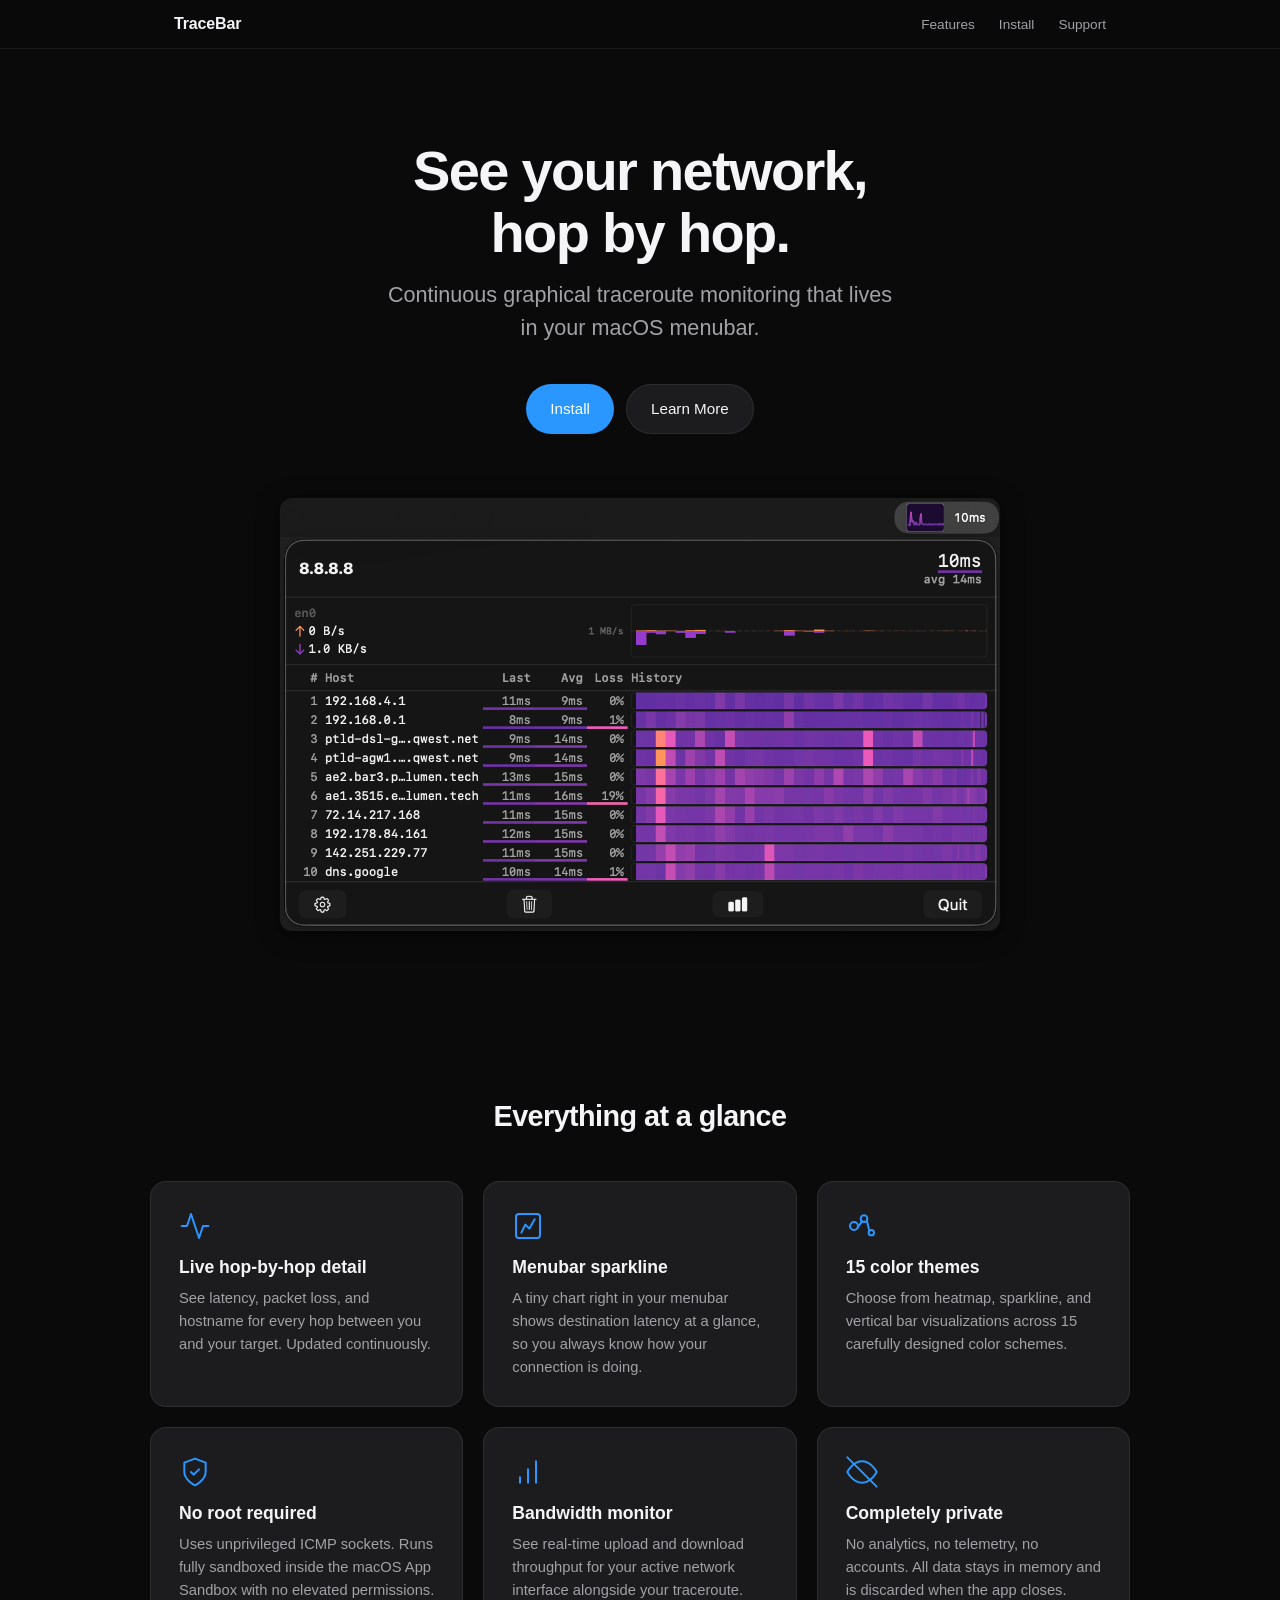
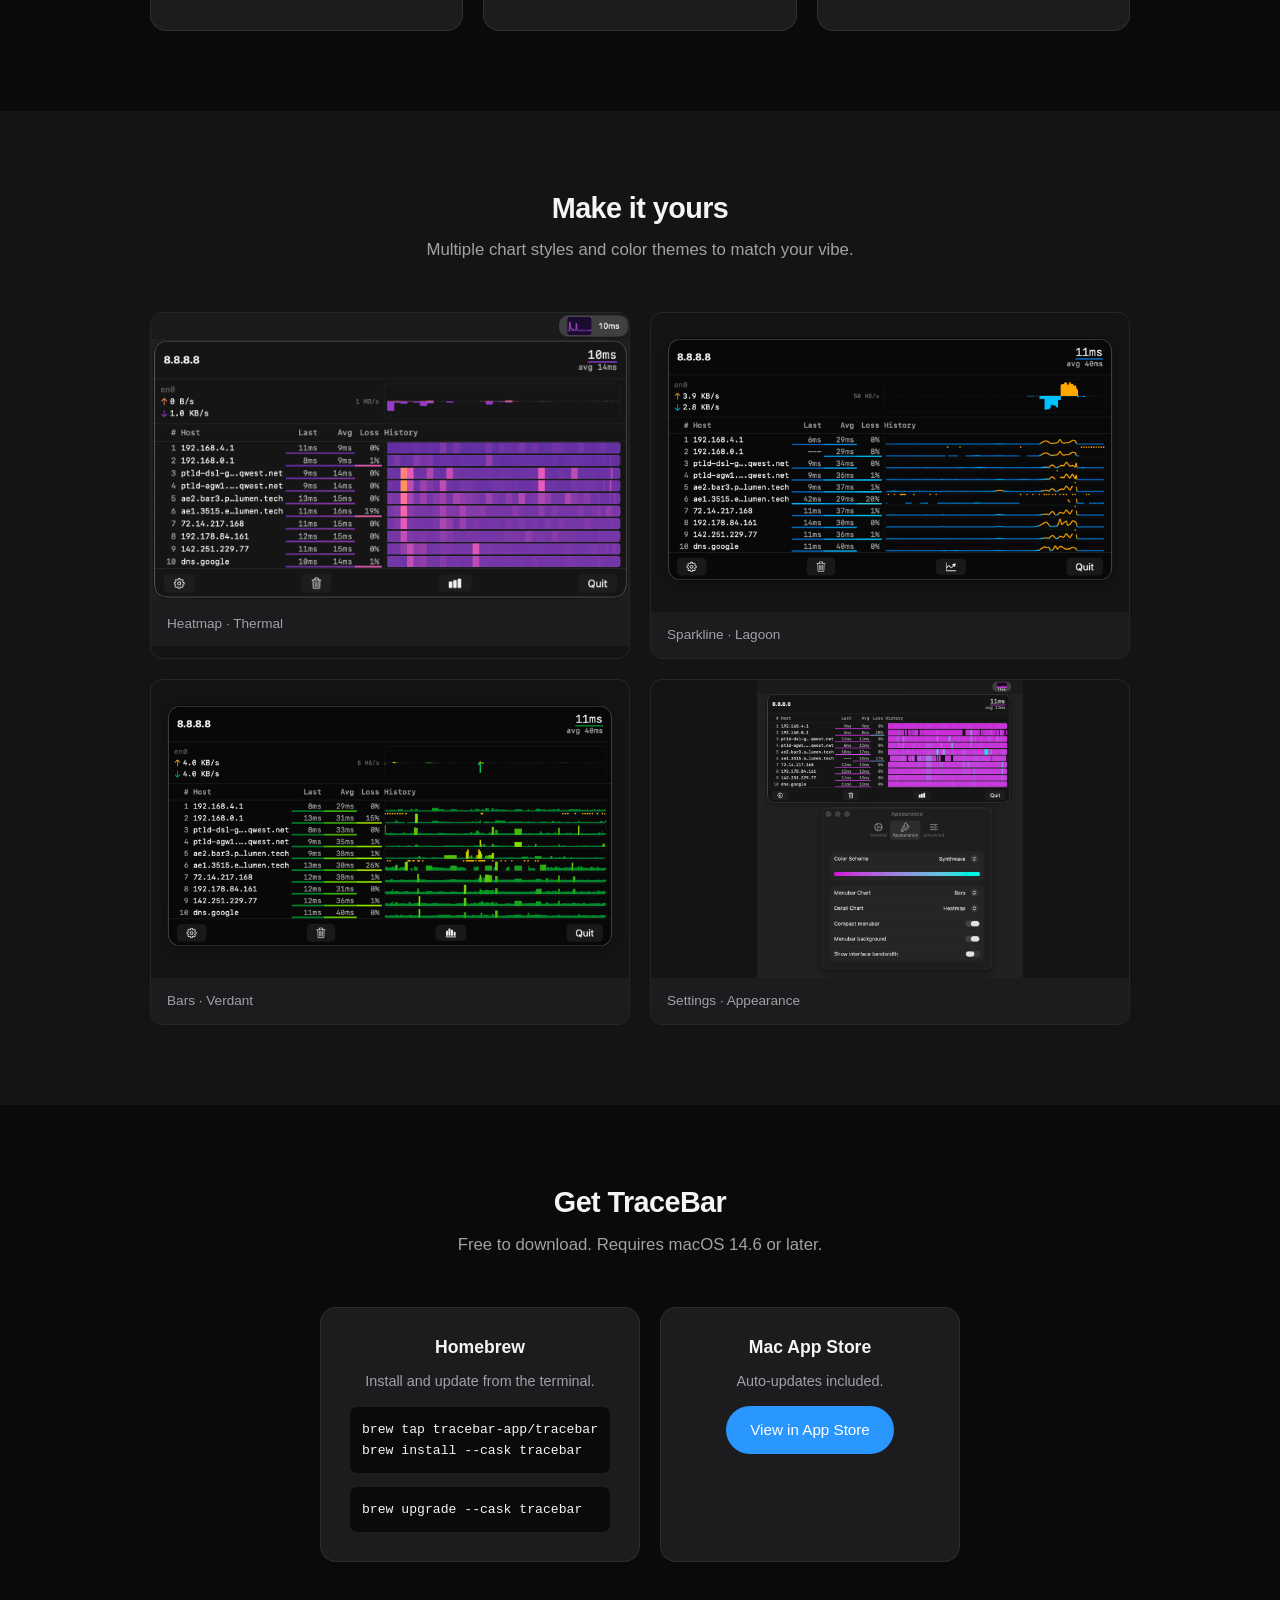
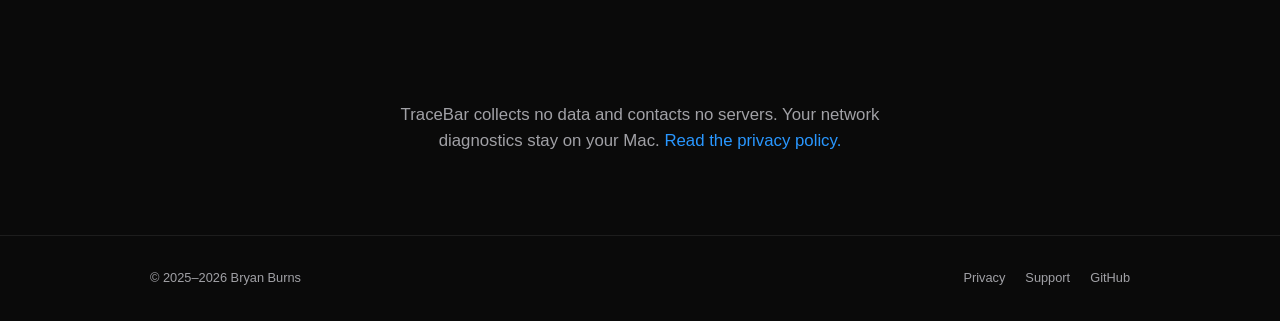
<file: docs/index.html>
<!DOCTYPE html>
<html lang="en">
<head>
    <meta charset="UTF-8">
    <meta name="viewport" content="width=device-width, initial-scale=1.0">
    <title>TraceBar — Live Traceroute in Your Menubar</title>
    <meta name="description" content="Continuous graphical traceroute monitoring in your macOS menubar. See per-hop latency, packet loss, and route changes at a glance.">
    <link rel="stylesheet" href="style.css">
    <style>
        /* ── Hero ── */
        .hero {
            padding: 140px 24px 80px;
            text-align: center;
        }

        .hero h1 {
            font-size: 3.5rem;
            margin-bottom: 16px;
        }

        .hero .tagline {
            font-size: 1.35rem;
            color: var(--muted);
            max-width: 520px;
            margin: 0 auto 40px;
            line-height: 1.5;
        }

        .hero .cta-row {
            display: flex;
            justify-content: center;
            gap: 12px;
            flex-wrap: wrap;
            margin-bottom: 64px;
        }

        .hero-screenshot {
            max-width: 720px;
            margin: 0 auto;
        }

        .hero-screenshot img {
            width: 100%;
            border-radius: 12px;
            box-shadow:
                0 4px 24px rgba(0, 0, 0, 0.4),
                0 1px 4px rgba(0, 0, 0, 0.2);
        }

        /* ── Features ── */
        .features-section {
            padding: 80px 24px;
        }

        .features-section h2 {
            text-align: center;
            margin-bottom: 48px;
        }

        .features-grid {
            max-width: 980px;
            margin: 0 auto;
            display: grid;
            grid-template-columns: repeat(3, 1fr);
            gap: 20px;
        }

        .feature-card {
            background: var(--card-bg);
            border: 1px solid var(--card-border);
            border-radius: 16px;
            padding: 28px;
        }

        .feature-icon {
            width: 32px;
            height: 32px;
            margin-bottom: 14px;
            display: block;
            color: var(--accent);
        }

        .feature-card h3 {
            margin-bottom: 8px;
        }

        .feature-card p {
            color: var(--muted);
            font-size: 0.92rem;
            line-height: 1.55;
        }

        /* ── Themes gallery ── */
        .themes-section {
            padding: 80px 24px;
            background: var(--bg-alt);
        }

        .themes-section h2 {
            text-align: center;
            margin-bottom: 12px;
        }

        .themes-section .themes-subtitle {
            text-align: center;
            color: var(--muted);
            margin-bottom: 48px;
            font-size: 1.05rem;
        }

        .themes-grid {
            max-width: 980px;
            margin: 0 auto;
            display: grid;
            grid-template-columns: repeat(2, 1fr);
            gap: 20px;
        }

        .theme-card {
            border-radius: 12px;
            overflow: hidden;
            border: 1px solid var(--card-border);
        }

        .theme-card img {
            width: 100%;
            display: block;
        }

        .theme-card .theme-label {
            background: var(--card-bg);
            padding: 12px 16px;
            font-size: 0.85rem;
            font-weight: 500;
            color: var(--muted);
        }

        /* ── Install ── */
        .install-section {
            padding: 80px 24px;
        }

        .install-section h2 {
            text-align: center;
            margin-bottom: 12px;
        }

        .install-section .install-subtitle {
            text-align: center;
            color: var(--muted);
            font-size: 1.05rem;
            margin-bottom: 48px;
        }

        .install-grid {
            max-width: 640px;
            margin: 0 auto;
            display: grid;
            grid-template-columns: repeat(2, 1fr);
            gap: 20px;
        }

        .install-card {
            background: var(--card-bg);
            border: 1px solid var(--card-border);
            border-radius: 16px;
            padding: 28px;
            text-align: center;
        }

        .install-card h3 {
            margin-bottom: 12px;
        }

        .install-card code {
            display: block;
            background: var(--bg);
            border: 1px solid var(--card-border);
            border-radius: 8px;
            padding: 12px;
            font-size: 0.82rem;
            font-family: "SF Mono", Monaco, "Cascadia Code", monospace;
            white-space: pre;
            overflow-x: auto;
            margin-top: 12px;
            text-align: left;
            color: var(--fg);
        }

        /* ── Privacy callout ── */
        .privacy-callout {
            padding: 60px 24px 80px;
            text-align: center;
        }

        .privacy-callout p {
            color: var(--muted);
            font-size: 1.05rem;
            max-width: 480px;
            margin: 0 auto;
            line-height: 1.6;
        }

        .privacy-callout a {
            color: var(--accent);
        }

        /* ── Responsive ── */
        @media (max-width: 700px) {
            .hero { padding: 120px 24px 60px; }
            .hero h1 { font-size: 2.4rem; }
            .hero .tagline { font-size: 1.1rem; }
            .features-grid { grid-template-columns: 1fr; }
            .themes-grid { grid-template-columns: 1fr; }
            .install-grid { grid-template-columns: 1fr; }
        }
    </style>
</head>
<body>

    <!-- Nav -->
    <nav class="site-nav">
        <div class="nav-inner">
            <a class="nav-brand" href="index.html">TraceBar</a>
            <ul class="nav-links">
                <li><a href="#features">Features</a></li>
                <li><a href="#install">Install</a></li>
                <li><a href="support.html">Support</a></li>
            </ul>
        </div>
    </nav>

    <!-- Hero -->
    <section class="hero">
        <h1>See your network,<br>hop by hop.</h1>
        <p class="tagline">Continuous graphical traceroute monitoring that lives in your macOS menubar.</p>
        <div class="cta-row">
            <a href="#install" class="btn btn-primary">Install</a>
            <a href="#features" class="btn btn-secondary">Learn More</a>
        </div>
        <div class="hero-screenshot">
            <img src="screenshot.png" alt="TraceBar showing a live traceroute with per-hop latency heatmap" loading="eager">
        </div>
    </section>

    <!-- Features -->
    <section class="features-section" id="features">
        <h2>Everything at a glance</h2>
        <div class="features-grid">
            <div class="feature-card">
                <svg class="feature-icon" viewBox="0 0 24 24" fill="none" stroke="currentColor" stroke-width="1.5" stroke-linecap="round" stroke-linejoin="round"><polyline points="22 12 18 12 15 21 9 3 6 12 2 12"/></svg>
                <h3>Live hop-by-hop detail</h3>
                <p>See latency, packet loss, and hostname for every hop between you and your target. Updated continuously.</p>
            </div>
            <div class="feature-card">
                <svg class="feature-icon" viewBox="0 0 24 24" fill="none" stroke="currentColor" stroke-width="1.5" stroke-linecap="round" stroke-linejoin="round"><rect x="3" y="3" width="18" height="18" rx="2"/><polyline points="7 17 10 11 13 14 17 7"/></svg>
                <h3>Menubar sparkline</h3>
                <p>A tiny chart right in your menubar shows destination latency at a glance, so you always know how your connection is doing.</p>
            </div>
            <div class="feature-card">
                <svg class="feature-icon" viewBox="0 0 24 24" fill="none" stroke="currentColor" stroke-width="1.5" stroke-linecap="round" stroke-linejoin="round"><circle cx="13.5" cy="6.5" r="2.5"/><circle cx="19" cy="17" r="2"/><circle cx="6" cy="12" r="3"/><path d="M8.6 13.4 12.1 8.3"/><path d="M15.7 8.2 17.4 15.2"/></svg>
                <h3>15 color themes</h3>
                <p>Choose from heatmap, sparkline, and vertical bar visualizations across 15 carefully designed color schemes.</p>
            </div>
            <div class="feature-card">
                <svg class="feature-icon" viewBox="0 0 24 24" fill="none" stroke="currentColor" stroke-width="1.5" stroke-linecap="round" stroke-linejoin="round"><path d="M12 22s8-4 8-10V5l-8-3-8 3v7c0 6 8 10 8 10z"/><polyline points="9 12 11 14 15 10"/></svg>
                <h3>No root required</h3>
                <p>Uses unprivileged ICMP sockets. Runs fully sandboxed inside the macOS App Sandbox with no elevated permissions.</p>
            </div>
            <div class="feature-card">
                <svg class="feature-icon" viewBox="0 0 24 24" fill="none" stroke="currentColor" stroke-width="1.5" stroke-linecap="round" stroke-linejoin="round"><path d="M12 20V10"/><path d="M18 20V4"/><path d="M6 20v-4"/></svg>
                <h3>Bandwidth monitor</h3>
                <p>See real-time upload and download throughput for your active network interface alongside your traceroute.</p>
            </div>
            <div class="feature-card">
                <svg class="feature-icon" viewBox="0 0 24 24" fill="none" stroke="currentColor" stroke-width="1.5" stroke-linecap="round" stroke-linejoin="round"><path d="M1 12s4-8 11-8 11 8 11 8-4 8-11 8S1 12 1 12z"/><line x1="1" y1="1" x2="23" y2="23"/></svg>
                <h3>Completely private</h3>
                <p>No analytics, no telemetry, no accounts. All data stays in memory and is discarded when the app closes.</p>
            </div>
        </div>
    </section>

    <!-- Themes -->
    <section class="themes-section" id="themes">
        <h2>Make it yours</h2>
        <p class="themes-subtitle">Multiple chart styles and color themes to match your vibe.</p>
        <div class="themes-grid">
            <div class="theme-card">
                <img src="screenshot.png" alt="TraceBar heatmap view in Thermal color scheme" loading="lazy">
                <div class="theme-label">Heatmap &middot; Thermal</div>
            </div>
            <div class="theme-card">
                <img src="screenshot2.png" alt="TraceBar sparkline view in Lagoon color scheme" loading="lazy">
                <div class="theme-label">Sparkline &middot; Lagoon</div>
            </div>
            <div class="theme-card">
                <img src="screenshot3.png" alt="TraceBar bars view in Verdant color scheme" loading="lazy">
                <div class="theme-label">Bars &middot; Verdant</div>
            </div>
            <div class="theme-card">
                <img src="screenshot4.png" alt="TraceBar settings panel showing color scheme picker" loading="lazy">
                <div class="theme-label">Settings &middot; Appearance</div>
            </div>
        </div>
    </section>

    <!-- Install -->
    <section class="install-section" id="install">
        <h2>Get TraceBar</h2>
        <p class="install-subtitle">Free to download. Requires macOS 14.6 or later.</p>
        <div class="install-grid">
            <div class="install-card">
                <h3>Homebrew</h3>
                <p class="text-muted" style="font-size: 0.9rem;">Install and update from the terminal.</p>
                <code>brew tap tracebar-app/tracebar<br>brew install --cask tracebar</code>
                <code>brew upgrade --cask tracebar</code>
            </div>
            <div class="install-card">
                <h3>Mac App Store</h3>
                <p class="text-muted" style="font-size: 0.9rem;">Auto-updates included.</p>
                <a href="https://apps.apple.com/us/app/tracebar/id6760156527?mt=12" class="btn btn-primary" style="margin-top: 12px;">View in App Store</a>
            </div>
        </div>
    </section>

    <!-- Privacy callout -->
    <div class="privacy-callout">
        <p>TraceBar collects no data and contacts no servers. Your network diagnostics stay on your Mac. <a href="privacy.html">Read the privacy policy.</a></p>
    </div>

    <!-- Footer -->
    <footer class="site-footer">
        <div class="footer-inner">
            <span>&copy; 2025&ndash;2026 Bryan Burns</span>
            <ul class="footer-links">
                <li><a href="privacy.html">Privacy</a></li>
                <li><a href="support.html">Support</a></li>
                <li><a href="https://github.com/tracebar-app/tracebar">GitHub</a></li>
            </ul>
        </div>
    </footer>

</body>
</html>
</file>
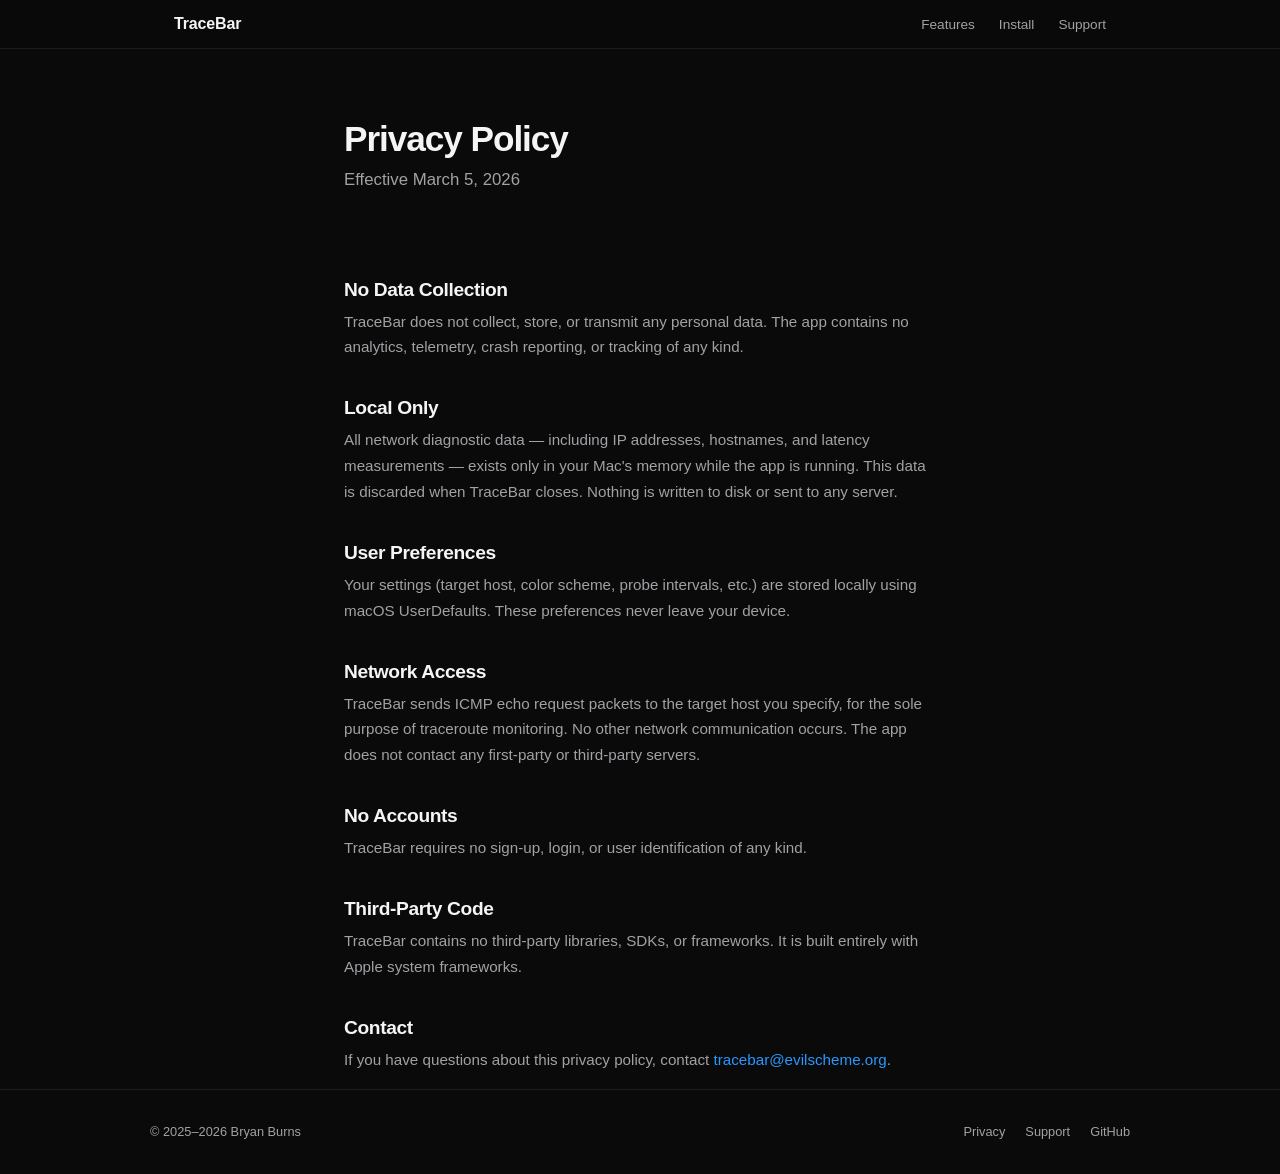
<file: docs/privacy.html>
<!DOCTYPE html>
<html lang="en">
<head>
    <meta charset="UTF-8">
    <meta name="viewport" content="width=device-width, initial-scale=1.0">
    <title>TraceBar — Privacy Policy</title>
    <meta name="description" content="TraceBar privacy policy. No data collection, no analytics, no tracking.">
    <link rel="stylesheet" href="style.css">
    <style>
        .page-header {
            padding: 120px 0 48px;
        }

        .page-header h1 {
            font-size: 2.2rem;
            margin-bottom: 8px;
        }

        .page-header .subtitle {
            color: var(--muted);
            font-size: 1.05rem;
        }

        .policy-section h2 {
            font-size: 1.2rem;
            font-weight: 600;
            margin-top: 36px;
            margin-bottom: 8px;
        }

        .policy-section p {
            color: var(--muted);
            font-size: 0.95rem;
            line-height: 1.7;
            margin-bottom: 16px;
        }

        .page-footer {
            padding: 48px 0 80px;
        }
    </style>
</head>
<body>

    <!-- Nav -->
    <nav class="site-nav">
        <div class="nav-inner">
            <a class="nav-brand" href="index.html">TraceBar</a>
            <ul class="nav-links">
                <li><a href="index.html#features">Features</a></li>
                <li><a href="index.html#install">Install</a></li>
                <li><a href="support.html">Support</a></li>
            </ul>
        </div>
    </nav>

    <div class="container-narrow">

        <div class="page-header">
            <h1>Privacy Policy</h1>
            <p class="subtitle">Effective March 5, 2026</p>
        </div>

        <div class="policy-section">
            <h2>No Data Collection</h2>
            <p>TraceBar does not collect, store, or transmit any personal data. The app contains no analytics, telemetry, crash reporting, or tracking of any kind.</p>

            <h2>Local Only</h2>
            <p>All network diagnostic data &mdash; including IP addresses, hostnames, and latency measurements &mdash; exists only in your Mac's memory while the app is running. This data is discarded when TraceBar closes. Nothing is written to disk or sent to any server.</p>

            <h2>User Preferences</h2>
            <p>Your settings (target host, color scheme, probe intervals, etc.) are stored locally using macOS UserDefaults. These preferences never leave your device.</p>

            <h2>Network Access</h2>
            <p>TraceBar sends ICMP echo request packets to the target host you specify, for the sole purpose of traceroute monitoring. No other network communication occurs. The app does not contact any first-party or third-party servers.</p>

            <h2>No Accounts</h2>
            <p>TraceBar requires no sign-up, login, or user identification of any kind.</p>

            <h2>Third-Party Code</h2>
            <p>TraceBar contains no third-party libraries, SDKs, or frameworks. It is built entirely with Apple system frameworks.</p>

            <h2>Contact</h2>
            <p>If you have questions about this privacy policy, contact <a href="mailto:tracebar@evilscheme.org">tracebar@evilscheme.org</a>.</p>
        </div>

    </div>

    <!-- Footer -->
    <footer class="site-footer">
        <div class="footer-inner">
            <span>&copy; 2025&ndash;2026 Bryan Burns</span>
            <ul class="footer-links">
                <li><a href="privacy.html">Privacy</a></li>
                <li><a href="support.html">Support</a></li>
                <li><a href="https://github.com/tracebar-app/tracebar">GitHub</a></li>
            </ul>
        </div>
    </footer>

</body>
</html>
</file>
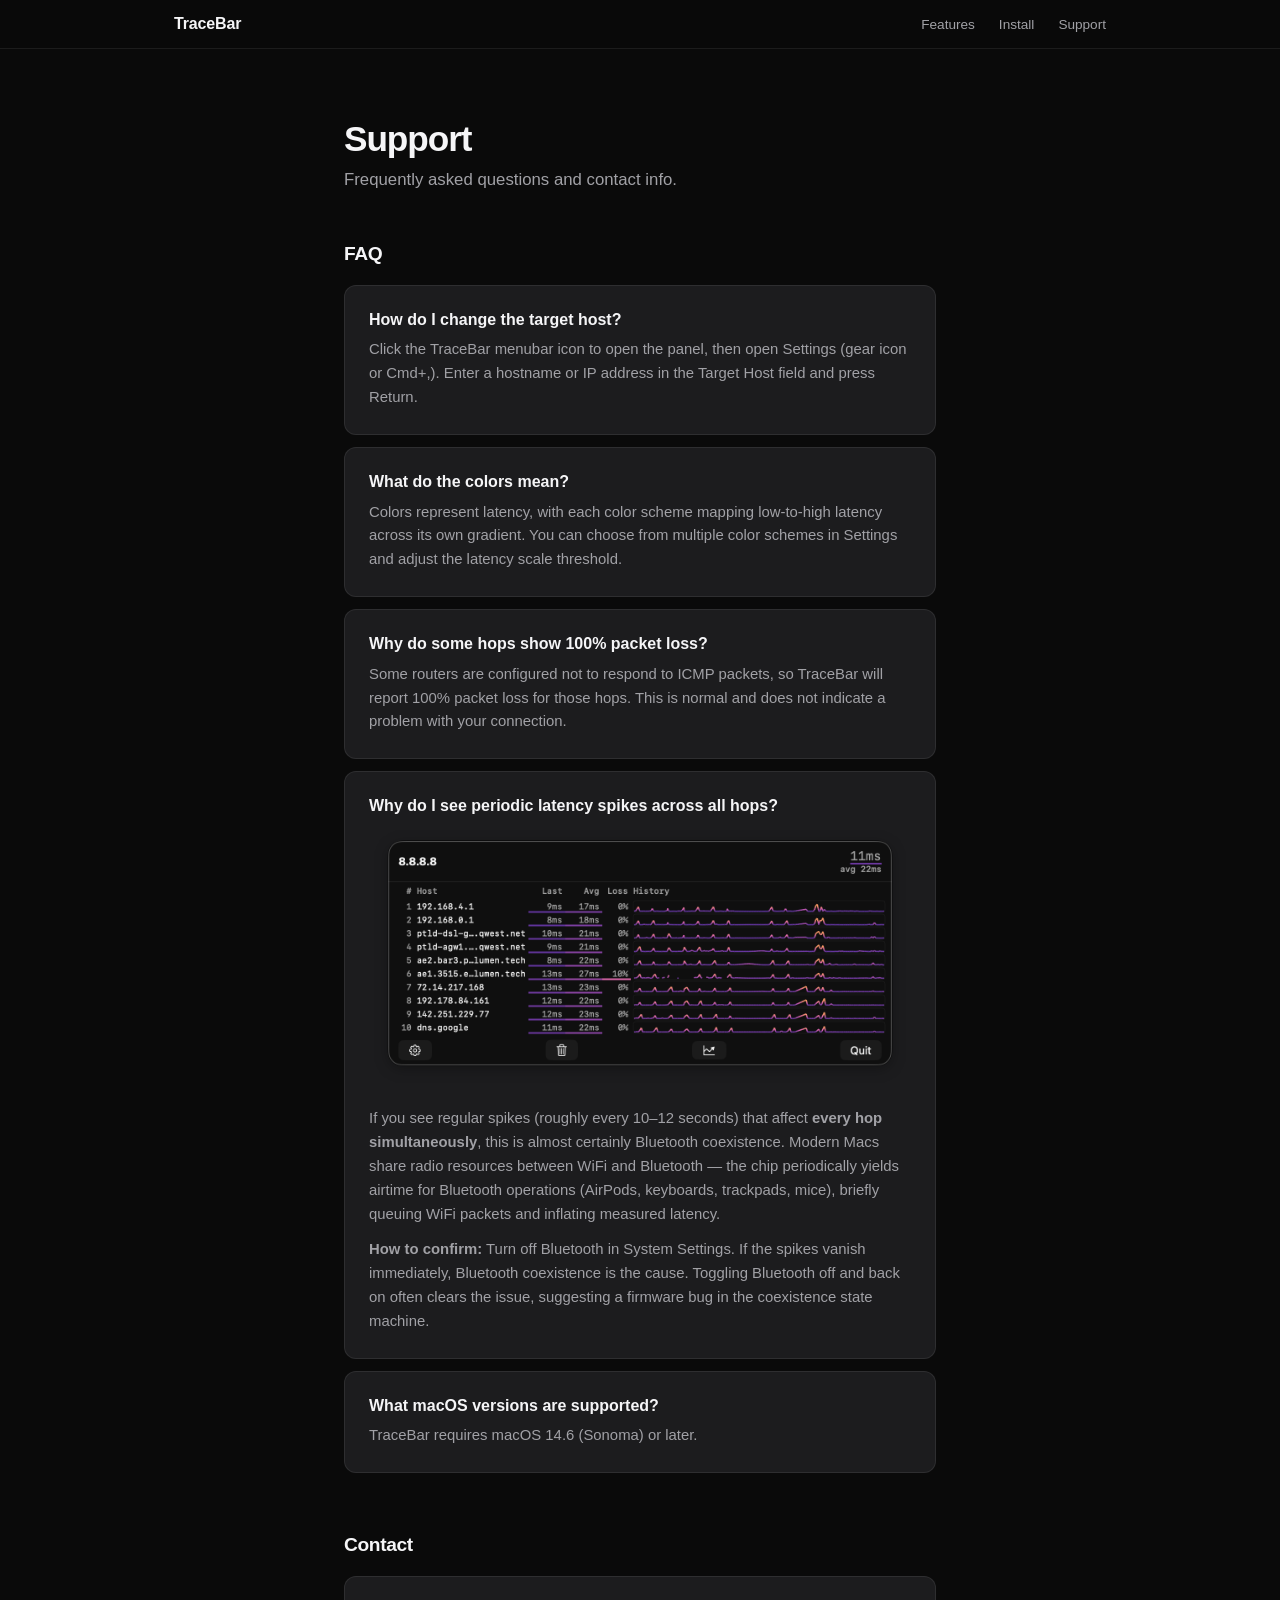
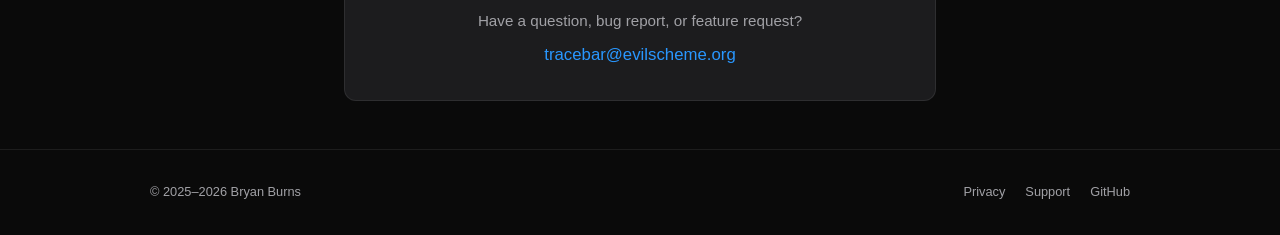
<file: docs/support.html>
<!DOCTYPE html>
<html lang="en">
<head>
    <meta charset="UTF-8">
    <meta name="viewport" content="width=device-width, initial-scale=1.0">
    <title>TraceBar — Support</title>
    <meta name="description" content="Frequently asked questions and support for TraceBar.">
    <link rel="stylesheet" href="style.css">
    <style>
        .page-header {
            padding: 120px 0 48px;
        }

        .page-header h1 {
            font-size: 2.2rem;
            margin-bottom: 8px;
        }

        .page-header .subtitle {
            color: var(--muted);
            font-size: 1.05rem;
        }

        .content-section {
            padding-bottom: 48px;
        }

        .content-section h2 {
            font-size: 1.2rem;
            margin-bottom: 20px;
        }

        .faq-item {
            background: var(--card-bg);
            border: 1px solid var(--card-border);
            border-radius: 12px;
            padding: 24px;
            margin-bottom: 12px;
        }

        .faq-item h3 {
            font-size: 1rem;
            font-weight: 600;
            margin-bottom: 8px;
        }

        .faq-item p {
            color: var(--muted);
            font-size: 0.93rem;
            line-height: 1.6;
        }

        .faq-item p + p {
            margin-top: 12px;
        }

        .faq-item img {
            width: 100%;
            border-radius: 8px;
            margin-bottom: 12px;
        }

        .contact-box {
            background: var(--card-bg);
            border: 1px solid var(--card-border);
            border-radius: 12px;
            padding: 32px;
            text-align: center;
        }

        .contact-box p {
            margin-bottom: 8px;
            color: var(--muted);
            font-size: 0.95rem;
        }

        .contact-box a {
            font-size: 1.05rem;
            font-weight: 500;
        }

        .page-footer {
            padding: 48px 0 80px;
        }
    </style>
</head>
<body>

    <!-- Nav -->
    <nav class="site-nav">
        <div class="nav-inner">
            <a class="nav-brand" href="index.html">TraceBar</a>
            <ul class="nav-links">
                <li><a href="index.html#features">Features</a></li>
                <li><a href="index.html#install">Install</a></li>
                <li><a href="support.html">Support</a></li>
            </ul>
        </div>
    </nav>

    <div class="container-narrow">

        <div class="page-header">
            <h1>Support</h1>
            <p class="subtitle">Frequently asked questions and contact info.</p>
        </div>

        <div class="content-section">
            <h2>FAQ</h2>

            <div class="faq-item">
                <h3>How do I change the target host?</h3>
                <p>Click the TraceBar menubar icon to open the panel, then open Settings (gear icon or Cmd+,). Enter a hostname or IP address in the Target Host field and press Return.</p>
            </div>

            <div class="faq-item">
                <h3>What do the colors mean?</h3>
                <p>Colors represent latency, with each color scheme mapping low-to-high latency across its own gradient. You can choose from multiple color schemes in Settings and adjust the latency scale threshold.</p>
            </div>

            <div class="faq-item">
                <h3>Why do some hops show 100% packet loss?</h3>
                <p>Some routers are configured not to respond to ICMP packets, so TraceBar will report 100% packet loss for those hops. This is normal and does not indicate a problem with your connection.</p>
            </div>

            <div class="faq-item">
                <h3>Why do I see periodic latency spikes across all hops?</h3>
                <p>
                    <img src="screenshot-btcoex.png" alt="Bluetooth coexistence latency spikes across all hops">
                    If you see regular spikes (roughly every 10&ndash;12 seconds) that affect <strong>every hop simultaneously</strong>, this is almost certainly Bluetooth coexistence. Modern Macs share radio resources between WiFi and Bluetooth&nbsp;&mdash; the chip periodically yields airtime for Bluetooth operations (AirPods, keyboards, trackpads, mice), briefly queuing WiFi packets and inflating measured latency.
                </p>
                <p>
                    <strong>How to confirm:</strong> Turn off Bluetooth in System Settings. If the spikes vanish immediately, Bluetooth coexistence is the cause. Toggling Bluetooth off and back on often clears the issue, suggesting a firmware bug in the coexistence state machine.
                </p>
            </div>

            <div class="faq-item">
                <h3>What macOS versions are supported?</h3>
                <p>TraceBar requires macOS 14.6 (Sonoma) or later.</p>
            </div>
        </div>

        <div class="content-section">
            <h2>Contact</h2>
            <div class="contact-box">
                <p>Have a question, bug report, or feature request?</p>
                <a href="mailto:tracebar@evilscheme.org">tracebar@evilscheme.org</a>
            </div>
        </div>

    </div>

    <!-- Footer -->
    <footer class="site-footer">
        <div class="footer-inner">
            <span>&copy; 2025&ndash;2026 Bryan Burns</span>
            <ul class="footer-links">
                <li><a href="privacy.html">Privacy</a></li>
                <li><a href="support.html">Support</a></li>
                <li><a href="https://github.com/tracebar-app/tracebar">GitHub</a></li>
            </ul>
        </div>
    </footer>

</body>
</html>
</file>
<file: docs/style.css>
/* ── TraceBar — shared styles ── */

:root {
    --bg: #0a0a0a;
    --bg-alt: #141414;
    --fg: #f5f5f7;
    --muted: #a1a1a6;
    --accent: #2997ff;
    --accent-hover: #4dacff;
    --card-bg: #1c1c1e;
    --card-border: rgba(255, 255, 255, 0.08);
    --nav-bg: rgba(10, 10, 10, 0.82);
    --divider: rgba(255, 255, 255, 0.08);
}

/* ── Reset ── */
*, *::before, *::after { margin: 0; padding: 0; box-sizing: border-box; }

/* ── Body ── */
body {
    font-family: -apple-system, BlinkMacSystemFont, "SF Pro Text", "Helvetica Neue", sans-serif;
    background: var(--bg);
    color: var(--fg);
    line-height: 1.6;
    -webkit-font-smoothing: antialiased;
    -moz-osx-font-smoothing: grayscale;
}

/* ── Nav ── */
.site-nav {
    position: fixed;
    top: 0;
    left: 0;
    right: 0;
    z-index: 100;
    backdrop-filter: saturate(180%) blur(20px);
    -webkit-backdrop-filter: saturate(180%) blur(20px);
    background: var(--nav-bg);
    border-bottom: 1px solid var(--divider);
}

.site-nav .nav-inner {
    max-width: 980px;
    margin: 0 auto;
    padding: 0 24px;
    height: 48px;
    display: flex;
    align-items: center;
    justify-content: space-between;
}

.site-nav .nav-brand {
    font-size: 1rem;
    font-weight: 600;
    color: var(--fg);
    text-decoration: none;
    letter-spacing: -0.01em;
}

.site-nav .nav-links {
    display: flex;
    gap: 24px;
    list-style: none;
}

.site-nav .nav-links a {
    font-size: 0.85rem;
    color: var(--muted);
    text-decoration: none;
    transition: color 0.2s;
}

.site-nav .nav-links a:hover {
    color: var(--fg);
}

/* ── Container ── */
.container {
    max-width: 980px;
    margin: 0 auto;
    padding: 0 24px;
}

.container-narrow {
    max-width: 640px;
    margin: 0 auto;
    padding: 0 24px;
}

/* ── Typography ── */
h1 {
    font-size: 3rem;
    font-weight: 700;
    letter-spacing: -0.03em;
    line-height: 1.1;
}

h2 {
    font-size: 1.8rem;
    font-weight: 600;
    letter-spacing: -0.02em;
    line-height: 1.2;
}

h3 {
    font-size: 1.1rem;
    font-weight: 600;
    line-height: 1.3;
}

/* ── Links ── */
a {
    color: var(--accent);
    text-decoration: none;
}

a:hover {
    text-decoration: underline;
}

/* ── Buttons ── */
.btn {
    display: inline-flex;
    align-items: center;
    gap: 8px;
    padding: 12px 24px;
    border-radius: 980px;
    font-size: 0.95rem;
    font-weight: 500;
    text-decoration: none;
    transition: background 0.2s, transform 0.1s;
    cursor: pointer;
    border: none;
}

.btn:hover {
    text-decoration: none;
    transform: translateY(-1px);
}

.btn-primary {
    background: var(--accent);
    color: #fff;
}

.btn-primary:hover {
    background: var(--accent-hover);
}

.btn-secondary {
    background: var(--card-bg);
    color: var(--fg);
    border: 1px solid var(--card-border);
}

.btn-secondary:hover {
    background: var(--divider);
}

/* ── Cards ── */
.card {
    background: var(--card-bg);
    border: 1px solid var(--card-border);
    border-radius: 16px;
    padding: 28px;
}

/* ── Footer ── */
.site-footer {
    border-top: 1px solid var(--divider);
    padding: 32px 24px;
    text-align: center;
}

.site-footer .footer-inner {
    max-width: 980px;
    margin: 0 auto;
    display: flex;
    justify-content: space-between;
    align-items: center;
    font-size: 0.8rem;
    color: var(--muted);
}

.site-footer .footer-links {
    display: flex;
    gap: 20px;
    list-style: none;
}

.site-footer .footer-links a {
    color: var(--muted);
    text-decoration: none;
    font-size: 0.8rem;
}

.site-footer .footer-links a:hover {
    color: var(--fg);
}

/* ── Utility ── */
.text-muted { color: var(--muted); }
.text-center { text-align: center; }
.mt-1 { margin-top: 8px; }
.mt-2 { margin-top: 16px; }
.mt-3 { margin-top: 24px; }
.mt-4 { margin-top: 32px; }
.mt-6 { margin-top: 48px; }
.mb-1 { margin-bottom: 8px; }
.mb-2 { margin-bottom: 16px; }
.mb-3 { margin-bottom: 24px; }
.mb-4 { margin-bottom: 32px; }
.mb-6 { margin-bottom: 48px; }

/* ── Responsive ── */
@media (max-width: 600px) {
    h1 { font-size: 2rem; }
    h2 { font-size: 1.4rem; }

    .site-footer .footer-inner {
        flex-direction: column;
        gap: 12px;
    }
}
</file>
